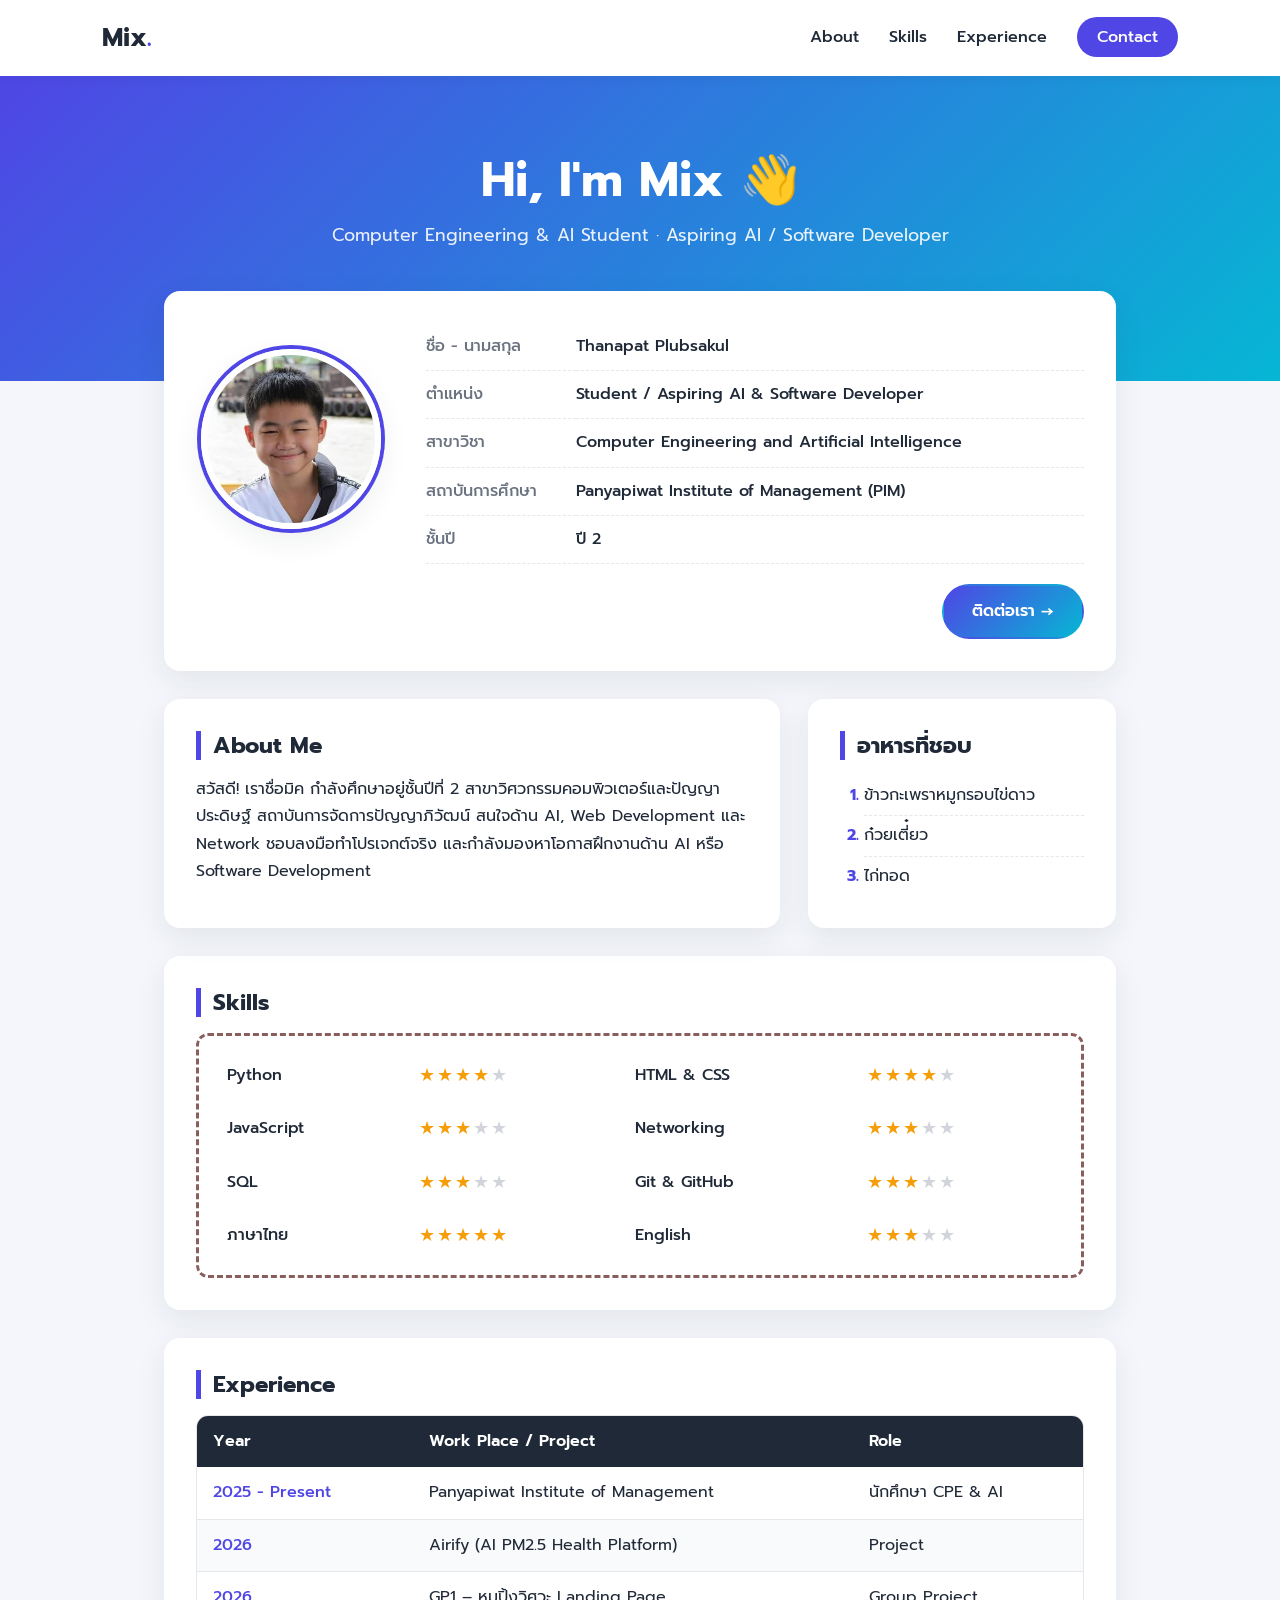
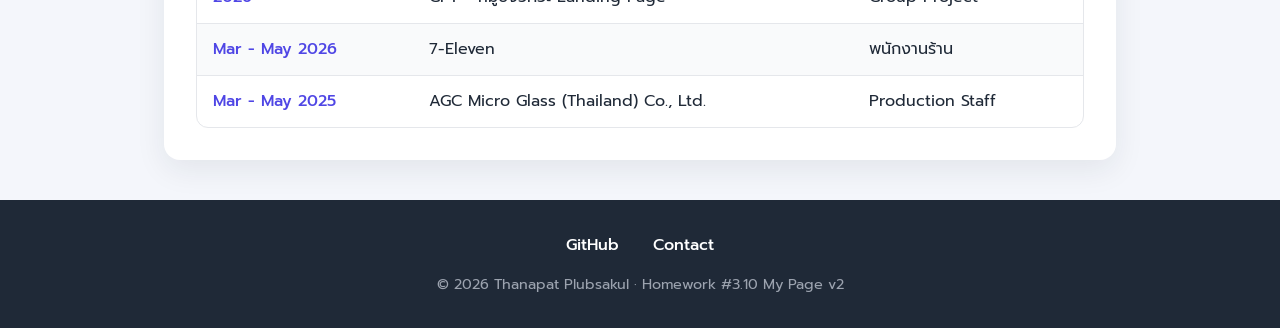
<file: index.html>
<!DOCTYPE html>
<html lang="th">
<head>
  <meta charset="UTF-8">
  <meta name="viewport" content="width=device-width, initial-scale=1.0">
  <title>My Page v2 |Mix</title>
  <link rel="preconnect" href="https://fonts.googleapis.com">
  <link rel="preconnect" href="https://fonts.gstatic.com" crossorigin>
  <link href="https://fonts.googleapis.com/css2?family=Prompt:wght@300;400;500;600;700&display=swap" rel="stylesheet">
  <link rel="stylesheet" href="styles.css">
</head>
<body>
  <header class="navbar">
    <a href="index.html" class="logo">Mix<span>.</span></a>
    <nav>
      <a href="#about">About</a>
      <a href="#skills">Skills</a>
      <a href="#experience">Experience</a>
      <a href="contact.html" class="nav-btn">Contact</a>
    </nav>
  </header>

  <section class="hero">
    <h1>Hi, I'm Mix 👋</h1>
    <p>Computer Engineering &amp; AI Student · Aspiring AI / Software Developer</p>
  </section>

  <main class="container">
    <section class="card profile-card">
      <table class="profile-table">
        <tr>
          <td rowspan="5" class="profile-img-cell">
            <img src="profile.png" alt="รูปโปรไฟล์ของ Mix" class="profile-img">
          </td>
          <th>ชื่อ - นามสกุล</th>
          <td>Thanapat Plubsakul</td>
        </tr>
        <tr>
          <th>ตำแหน่ง</th>
          <td>Student / Aspiring AI &amp; Software Developer</td>
        </tr>
        <tr>
          <th>สาขาวิชา</th>
          <td>Computer Engineering and Artificial Intelligence</td>
        </tr>
        <tr>
          <th>สถาบันการศึกษา</th>
          <td>Panyapiwat Institute of Management (PIM)</td>
        </tr>
        <tr>
          <th>ชั้นปี</th>
          <td>ปี 2</td>
        </tr>
      </table>
      <div class="profile-actions">
        <a href="contact.html" class="btn">ติดต่อเรา →</a>
      </div>
    </section>

    <div class="grid-2">
      <section id="about" class="card">
        <h2>About Me</h2>
        <p>
          สวัสดี! เราชื่อมิค กำลังศึกษาอยู่ชั้นปีที่ 2 สาขาวิศวกรรมคอมพิวเตอร์และปัญญาประดิษฐ์
          สถาบันการจัดการปัญญาภิวัฒน์ 
          สนใจด้าน AI, Web Development และ Network ชอบลงมือทำโปรเจกต์จริง
          และกำลังมองหาโอกาสฝึกงานด้าน AI หรือ Software Development
        </p>
      </section>

      <section class="card">
        <h2>อาหารที่ชอบ</h2>
        <ol class="food-list">
          <li>ข้าวกะเพราหมูกรอบไข่ดาว</li>
          <li>ก๋วยเตี่๋ยว</li>
          <li>ไก่ทอด</li>
        </ol>
      </section>
    </div>

    <section id="skills" class="card">
      <h2>Skills</h2>
      <div class="table-wrap no-border">
        <table class="skill-table">
          <tr>
            <td class="skill-name">Python</td>
            <td class="stars">★★★★<span class="off">★</span></td>
            <td class="skill-name">HTML &amp; CSS</td>
            <td class="stars">★★★★<span class="off">★</span></td>
          </tr>
          <tr>
            <td class="skill-name">JavaScript</td>
            <td class="stars">★★★<span class="off">★★</span></td>
            <td class="skill-name">Networking</td>
            <td class="stars">★★★<span class="off">★★</span></td>
          </tr>
          <tr>
            <td class="skill-name">SQL</td>
            <td class="stars">★★★<span class="off">★★</span></td>
            <td class="skill-name">Git &amp; GitHub</td>
            <td class="stars">★★★<span class="off">★★</span></td>
          </tr>
          <tr>
            <td class="skill-name">ภาษาไทย</td>
            <td class="stars">★★★★★</td>
            <td class="skill-name">English</td>
            <td class="stars">★★★<span class="off">★★</span></td>
          </tr>
        </table>
      </div>
    </section>

    <section id="experience" class="card">
      <h2>Experience</h2>
      <div class="table-wrap">
        <table class="exp-table">
          <thead>
            <tr>
              <th>Year</th>
              <th>Work Place / Project</th>
              <th>Role</th>
            </tr>
          </thead>
          <tbody>
            <tr>
              <td>2025 - Present</td>
              <td>Panyapiwat Institute of Management</td>
              <td>นักศึกษา CPE &amp; AI</td>
            </tr>
            <tr>
              <td>2026</td>
              <td>Airify (AI PM2.5 Health Platform)</td>
              <td>Project</td>
            </tr>
            <tr>
              <td>2026</td>
              <td>GP1 – หมูปิ้งวิศวะ Landing Page</td>
              <td>Group Project</td>
            </tr>
            <tr>
              <td>Mar - May 2026</td>
              <td>7-Eleven</td>
              <td>พนักงานร้าน</td>
            </tr>
            <tr>
              <td>Mar - May 2025</td>
              <td>AGC Micro Glass (Thailand) Co., Ltd.</td>
              <td>Production Staff</td>
            </tr>
          </tbody>
        </table>
      </div>
    </section>
  </main>

  <footer class="footer">
    <div class="footer-links">
      <a href="https://github.com/your-username" target="_blank">GitHub</a>
      <a href="contact.html">Contact</a>
    </div>
    <p>© 2026 Thanapat Plubsakul · Homework #3.10 My Page v2</p>
  </footer>
</body>
</html>
</file>
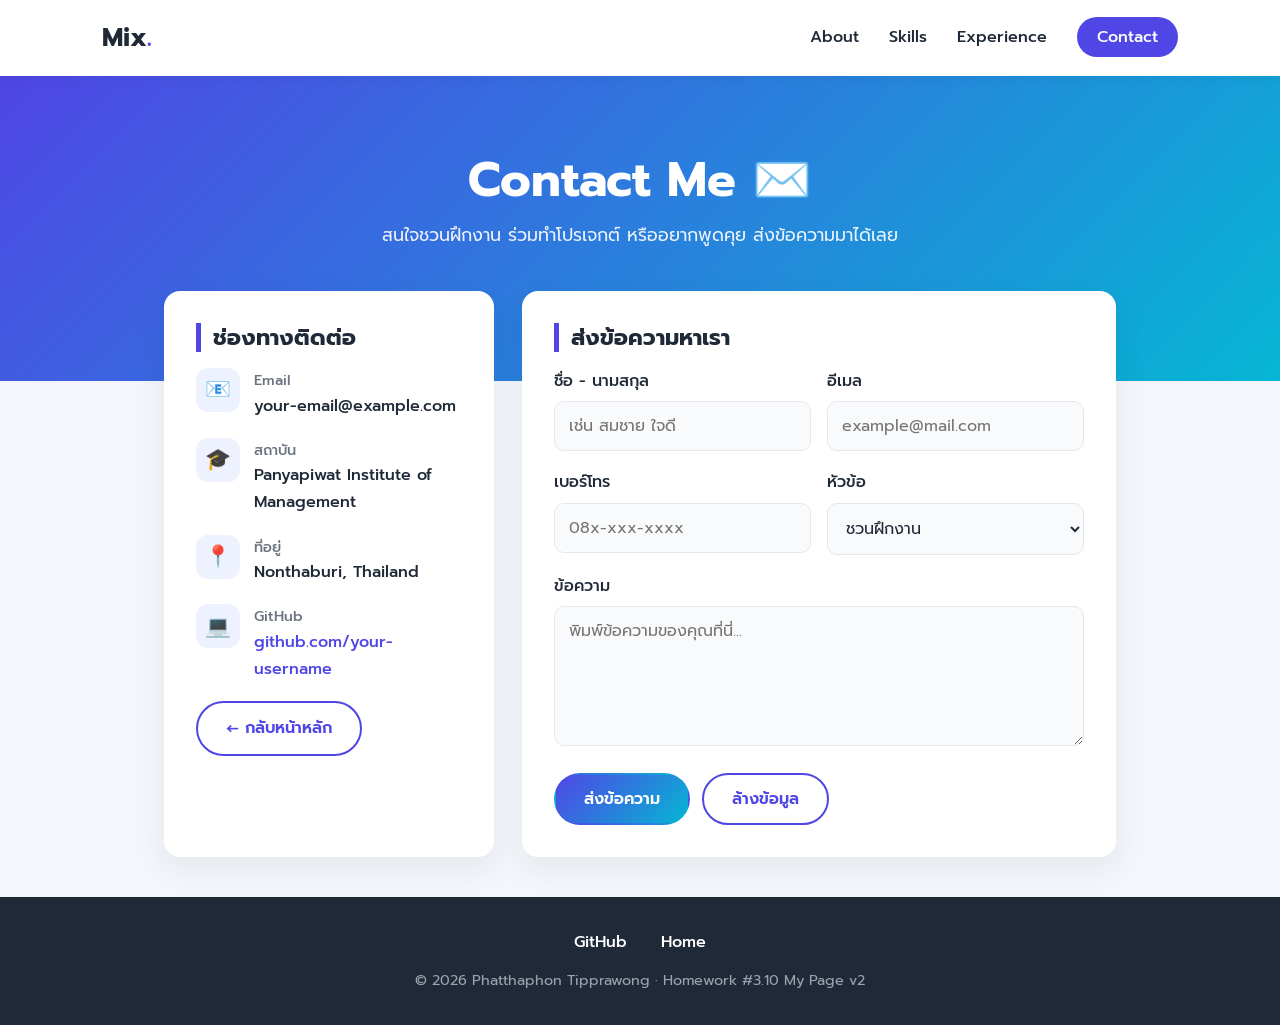
<file: contact.html>
<!DOCTYPE html>
<html lang="th">
<head>
  <meta charset="UTF-8">
  <meta name="viewport" content="width=device-width, initial-scale=1.0">
  <title>Contact | Mix</title>
  <link rel="preconnect" href="https://fonts.googleapis.com">
  <link rel="preconnect" href="https://fonts.gstatic.com" crossorigin>
  <link href="https://fonts.googleapis.com/css2?family=Prompt:wght@300;400;500;600;700&display=swap" rel="stylesheet">
  <link rel="stylesheet" href="styles.css">
</head>
<body>
  <header class="navbar">
    <a href="index.html" class="logo">Mix<span>.</span></a>
    <nav>
      <a href="index.html#about">About</a>
      <a href="index.html#skills">Skills</a>
      <a href="index.html#experience">Experience</a>
      <a href="contact.html" class="nav-btn">Contact</a>
    </nav>
  </header>

  <section class="hero">
    <h1>Contact Me ✉️</h1>
    <p>สนใจชวนฝึกงาน ร่วมทำโปรเจกต์ หรืออยากพูดคุย ส่งข้อความมาได้เลย</p>
  </section>

  <main class="container">
    <div class="contact-grid">
      <aside class="card">
        <h2>ช่องทางติดต่อ</h2>
        <div class="info-item">
          <div class="info-icon">📧</div>
          <div>
            <h4>Email</h4>
            <p>your-email@example.com</p>
          </div>
        </div>
        <div class="info-item">
          <div class="info-icon">🎓</div>
          <div>
            <h4>สถาบัน</h4>
            <p>Panyapiwat Institute of Management</p>
          </div>
        </div>
        <div class="info-item">
          <div class="info-icon">📍</div>
          <div>
            <h4>ที่อยู่</h4>
            <p>Nonthaburi, Thailand</p>
          </div>
        </div>
        <div class="info-item">
          <div class="info-icon">💻</div>
          <div>
            <h4>GitHub</h4>
            <p><a href="https://github.com/your-username" target="_blank">github.com/your-username</a></p>
          </div>
        </div>
        <a href="index.html" class="btn btn-outline">← กลับหน้าหลัก</a>
      </aside>

      <section class="card">
        <h2>ส่งข้อความหาเรา</h2>
        <form class="contact-form" action="#" method="get">
          <div class="form-row">
            <div class="form-group">
              <label for="name">ชื่อ - นามสกุล</label>
              <input type="text" id="name" name="name" placeholder="เช่น สมชาย ใจดี" required>
            </div>
            <div class="form-group">
              <label for="email">อีเมล</label>
              <input type="email" id="email" name="email" placeholder="example@mail.com" required>
            </div>
          </div>
          <div class="form-row">
            <div class="form-group">
              <label for="phone">เบอร์โทร</label>
              <input type="tel" id="phone" name="phone" placeholder="08x-xxx-xxxx">
            </div>
            <div class="form-group">
              <label for="topic">หัวข้อ</label>
              <select id="topic" name="topic">
                <option value="internship">ชวนฝึกงาน</option>
                <option value="project">ร่วมทำโปรเจกต์</option>
                <option value="question">สอบถามทั่วไป</option>
                <option value="other">อื่น ๆ</option>
              </select>
            </div>
          </div>
          <div class="form-group">
            <label for="message">ข้อความ</label>
            <textarea id="message" name="message" placeholder="พิมพ์ข้อความของคุณที่นี่..." required></textarea>
          </div>
          <div class="form-actions">
            <button type="submit" class="btn">ส่งข้อความ</button>
            <button type="reset" class="btn btn-outline">ล้างข้อมูล</button>
          </div>
        </form>
      </section>
    </div>
  </main>

  <footer class="footer">
    <div class="footer-links">
      <a href="https://github.com/your-username" target="_blank">GitHub</a>
      <a href="index.html">Home</a>
    </div>
    <p>© 2026 Phatthaphon Tipprawong · Homework #3.10 My Page v2</p>
  </footer>
</body>
</html>
</file>
<file: styles.css>
:root {
  --primary: #4f46e5;
  --primary-dark: #3730a3;
  --accent: #06b6d4;
  --bg: #f4f6fb;
  --card: #ffffff;
  --text: #1f2937;
  --muted: #6b7280;
  --border: #e5e7eb;
  --radius: 16px;
  --shadow: 0 10px 30px rgba(31, 41, 55, 0.08);
}

* {
  margin: 0;
  padding: 0;
  box-sizing: border-box;
}

html {
  scroll-behavior: smooth;
}

body {
  font-family: 'Prompt', sans-serif;
  background: var(--bg);
  color: var(--text);
  line-height: 1.7;
}

a {
  color: var(--primary);
  text-decoration: none;
}

.navbar {
  position: sticky;
  top: 0;
  z-index: 10;
  display: flex;
  justify-content: space-between;
  align-items: center;
  padding: 16px 8%;
  background: rgba(255, 255, 255, 0.92);
  backdrop-filter: blur(8px);
  box-shadow: 0 2px 12px rgba(0, 0, 0, 0.05);
}

.logo {
  font-size: 1.6rem;
  font-weight: 700;
  color: var(--text);
}

.logo span {
  color: var(--primary);
}

.navbar nav a {
  margin-left: 24px;
  color: var(--text);
  font-weight: 500;
  transition: color 0.2s;
}

.navbar nav a:hover {
  color: var(--primary);
}

.navbar nav a.nav-btn {
  padding: 8px 20px;
  border-radius: 999px;
  background: var(--primary);
  color: #fff;
  transition: background 0.2s;
}

.navbar nav a.nav-btn:hover {
  background: var(--primary-dark);
}

.hero {
  text-align: center;
  color: #fff;
  padding: 64px 8% 130px;
  background: linear-gradient(135deg, var(--primary), var(--accent));
}

.hero h1 {
  font-size: clamp(2rem, 5vw, 3rem);
  font-weight: 700;
}

.hero p {
  font-size: 1.1rem;
  opacity: 0.9;
}

.container {
  max-width: 1000px;
  margin: -90px auto 0;
  padding: 0 24px;
  position: relative;
}

.card {
  background: var(--card);
  border-radius: var(--radius);
  box-shadow: var(--shadow);
  padding: 32px;
  margin-bottom: 28px;
}

.card h2 {
  font-size: 1.4rem;
  margin-bottom: 16px;
  padding-left: 12px;
  border-left: 5px solid var(--primary);
  line-height: 1.3;
}

.profile-table {
  width: 100%;
  border-collapse: collapse;
}

.profile-img-cell {
  width: 230px;
  padding-right: 40px;
  text-align: center;
  vertical-align: middle;
}

.profile-img {
  width: 180px;
  height: 180px;
  border-radius: 50%;
  object-fit: cover;
  border: 6px solid #fff;
  box-shadow: 0 0 0 4px var(--primary), var(--shadow);
}

.profile-table th {
  width: 150px;
  text-align: left;
  color: var(--muted);
  font-weight: 500;
  white-space: nowrap;
  padding: 10px 16px 10px 0;
  border-bottom: 1px dashed var(--border);
}

.profile-table td:not(.profile-img-cell) {
  font-weight: 500;
  padding: 10px 0;
  border-bottom: 1px dashed var(--border);
}

.profile-actions {
  text-align: right;
  margin-top: 20px;
}

.btn {
  display: inline-block;
  padding: 12px 28px;
  border: 2px solid transparent;
  border-radius: 999px;
  background: linear-gradient(135deg, var(--primary), var(--accent));
  color: #fff;
  font-family: inherit;
  font-size: 1rem;
  font-weight: 600;
  cursor: pointer;
  transition: transform 0.2s, box-shadow 0.2s, background 0.2s;
}

.btn:hover {
  transform: translateY(-2px);
  box-shadow: 0 8px 20px rgba(79, 70, 229, 0.35);
}

.btn-outline {
  background: transparent;
  color: var(--primary);
  border-color: var(--primary);
}

.btn-outline:hover {
  background: var(--primary);
  color: #fff;
}

.grid-2 {
  display: grid;
  grid-template-columns: 2fr 1fr;
  gap: 28px;
  margin-bottom: 28px;
}

.grid-2 .card {
  margin-bottom: 0;
}

.food-list {
  padding-left: 24px;
}

.food-list li {
  padding: 6px 0;
  border-bottom: 1px dashed var(--border);
}

.food-list li:last-child {
  border-bottom: none;
}

.food-list li::marker {
  color: var(--primary);
  font-weight: 700;
}

.table-wrap {
  overflow-x: auto;
  border-radius: 12px;
  border: 1px solid var(--border);
}

.table-wrap.no-border {
  border: none;
}

.skill-table {
  width: 100%;
  min-width: 520px;
  padding: 12px;
  border: 3px dashed #8b5e5e;
  border-radius: 12px;
  border-collapse: separate;
}

.skill-table td {
  padding: 10px 14px;
}

.skill-name {
  font-weight: 500;
}

.stars {
  color: #f59e0b;
  font-size: 1.15rem;
  letter-spacing: 2px;
}

.stars .off {
  color: #d1d5db;
}

.exp-table {
  width: 100%;
  min-width: 560px;
  border-collapse: collapse;
}

.exp-table th {
  background: var(--text);
  color: #fff;
  text-align: left;
  font-weight: 600;
  padding: 12px 16px;
}

.exp-table td {
  padding: 12px 16px;
  border-bottom: 1px solid var(--border);
}

.exp-table tbody tr:last-child td {
  border-bottom: none;
}

.exp-table tbody tr:nth-child(even) {
  background: #f9fafb;
}

.exp-table tbody tr:hover {
  background: #eef2ff;
}

.exp-table td:first-child {
  white-space: nowrap;
  color: var(--primary);
  font-weight: 500;
}

.contact-grid {
  display: grid;
  grid-template-columns: 1fr 1.8fr;
  gap: 28px;
  margin-bottom: 28px;
}

.contact-grid .card {
  margin-bottom: 0;
}

.info-item {
  display: flex;
  gap: 14px;
  align-items: flex-start;
  margin-bottom: 18px;
}

.info-icon {
  width: 44px;
  height: 44px;
  flex-shrink: 0;
  display: grid;
  place-items: center;
  font-size: 1.3rem;
  background: #eef2ff;
  border-radius: 12px;
}

.info-item h4 {
  font-size: 0.9rem;
  font-weight: 500;
  color: var(--muted);
}

.info-item p {
  font-weight: 500;
  word-break: break-word;
}

.form-row {
  display: grid;
  grid-template-columns: 1fr 1fr;
  gap: 16px;
}

.form-group {
  margin-bottom: 18px;
}

.contact-form label {
  display: block;
  font-weight: 500;
  margin-bottom: 6px;
}

.contact-form input,
.contact-form select,
.contact-form textarea {
  width: 100%;
  padding: 12px 14px;
  border: 1px solid var(--border);
  border-radius: 10px;
  background: #f9fafb;
  font-family: inherit;
  font-size: 1rem;
  color: var(--text);
  transition: border-color 0.2s, box-shadow 0.2s, background 0.2s;
}

.contact-form input:focus,
.contact-form select:focus,
.contact-form textarea:focus {
  outline: none;
  background: #fff;
  border-color: var(--primary);
  box-shadow: 0 0 0 3px rgba(79, 70, 229, 0.15);
}

.contact-form textarea {
  min-height: 140px;
  resize: vertical;
}

.form-actions {
  display: flex;
  gap: 12px;
  flex-wrap: wrap;
}

.footer {
  margin-top: 40px;
  padding: 32px 8%;
  text-align: center;
  background: var(--text);
  color: #9ca3af;
}

.footer-links a {
  margin: 0 14px;
  color: #fff;
  font-weight: 500;
  transition: color 0.2s;
}

.footer-links a:hover {
  color: var(--accent);
}

.footer p {
  margin-top: 12px;
  font-size: 0.9rem;
}

@media (max-width: 768px) {
  .navbar {
    padding: 14px 5%;
    flex-wrap: wrap;
    gap: 8px;
  }

  .navbar nav a {
    margin-left: 12px;
    font-size: 0.9rem;
  }

  .navbar nav a.nav-btn {
    padding: 6px 14px;
  }

  .hero {
    padding: 48px 5% 120px;
  }

  .container {
    padding: 0 16px;
  }

  .card {
    padding: 24px;
  }

  .grid-2,
  .contact-grid,
  .form-row {
    grid-template-columns: 1fr;
  }

  .profile-table,
  .profile-table tbody,
  .profile-table tr,
  .profile-table th,
  .profile-table td {
    display: block;
    width: 100%;
  }

  .profile-img-cell {
    padding: 0 0 24px;
  }

  .profile-table th {
    padding: 8px 0 0;
    border-bottom: none;
  }

  .profile-table td:not(.profile-img-cell) {
    padding: 0 0 8px;
  }

  .profile-actions {
    text-align: center;
  }
}
</file>
